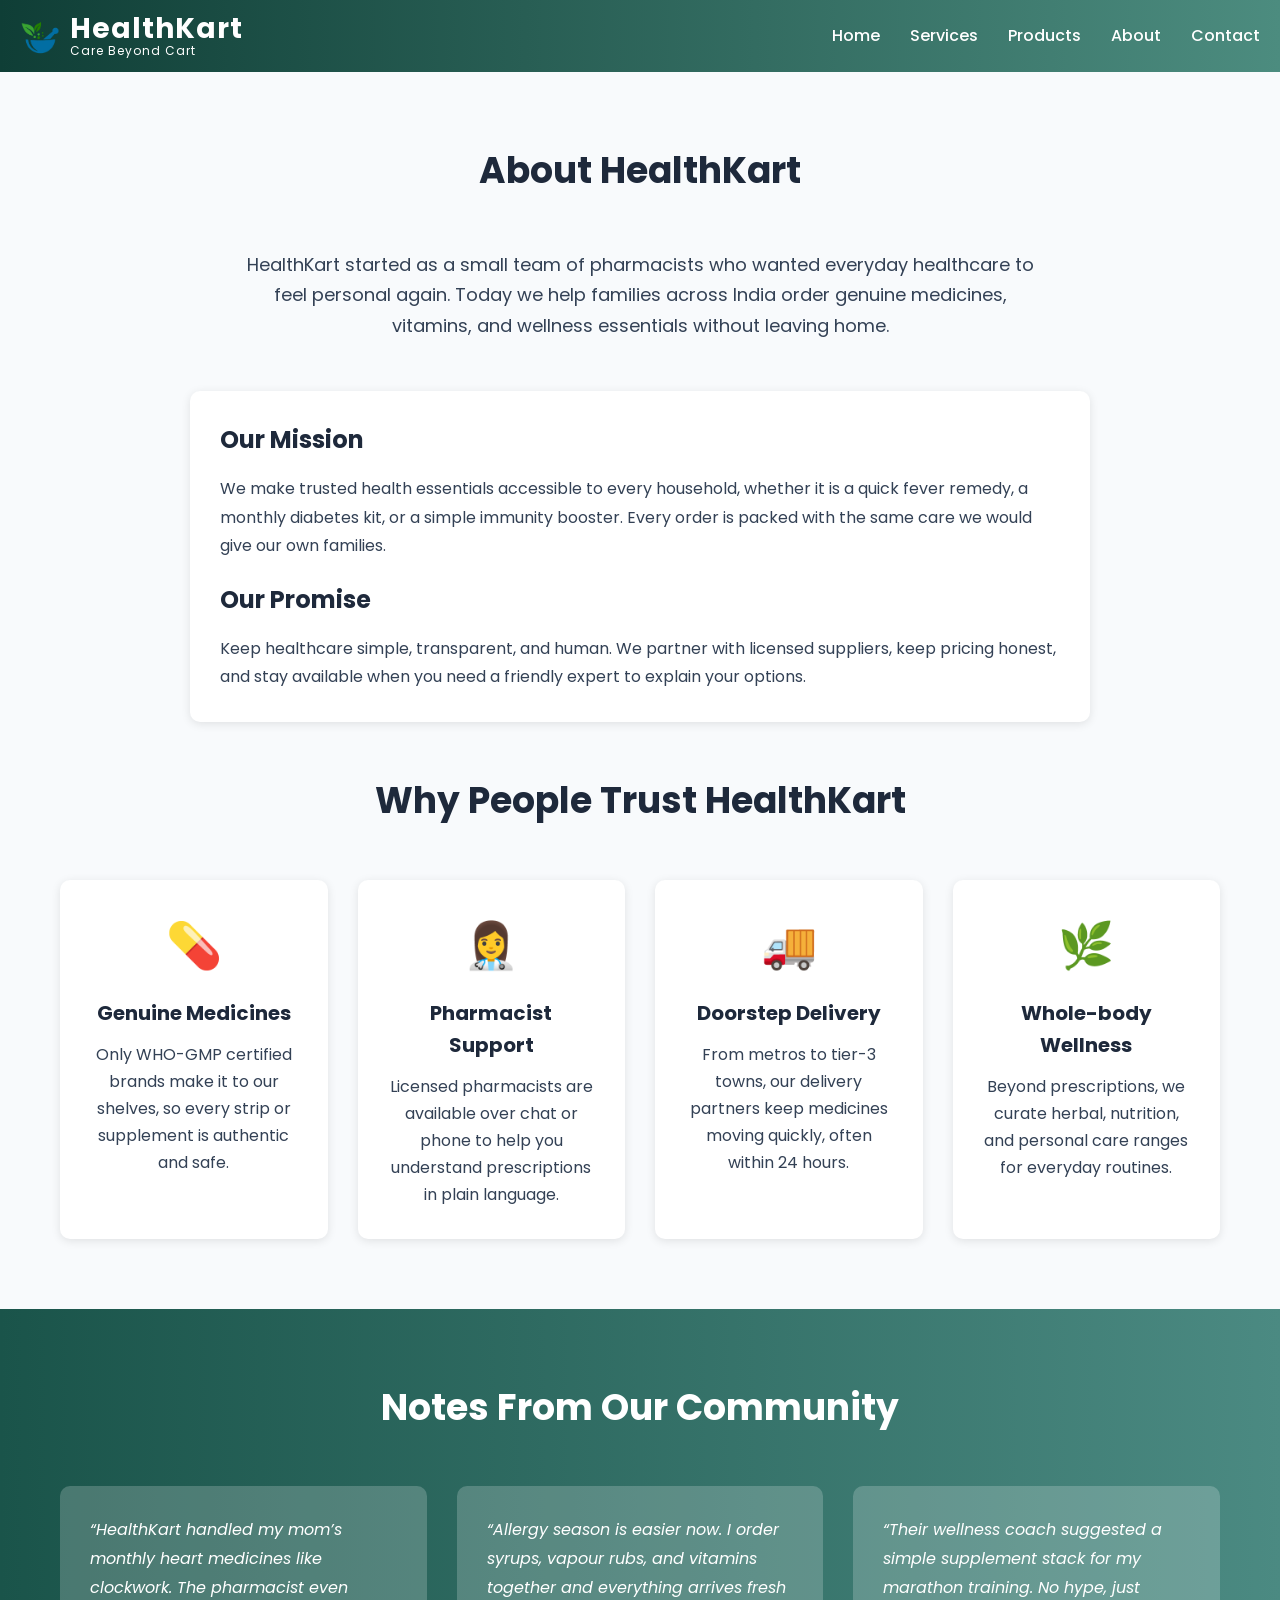
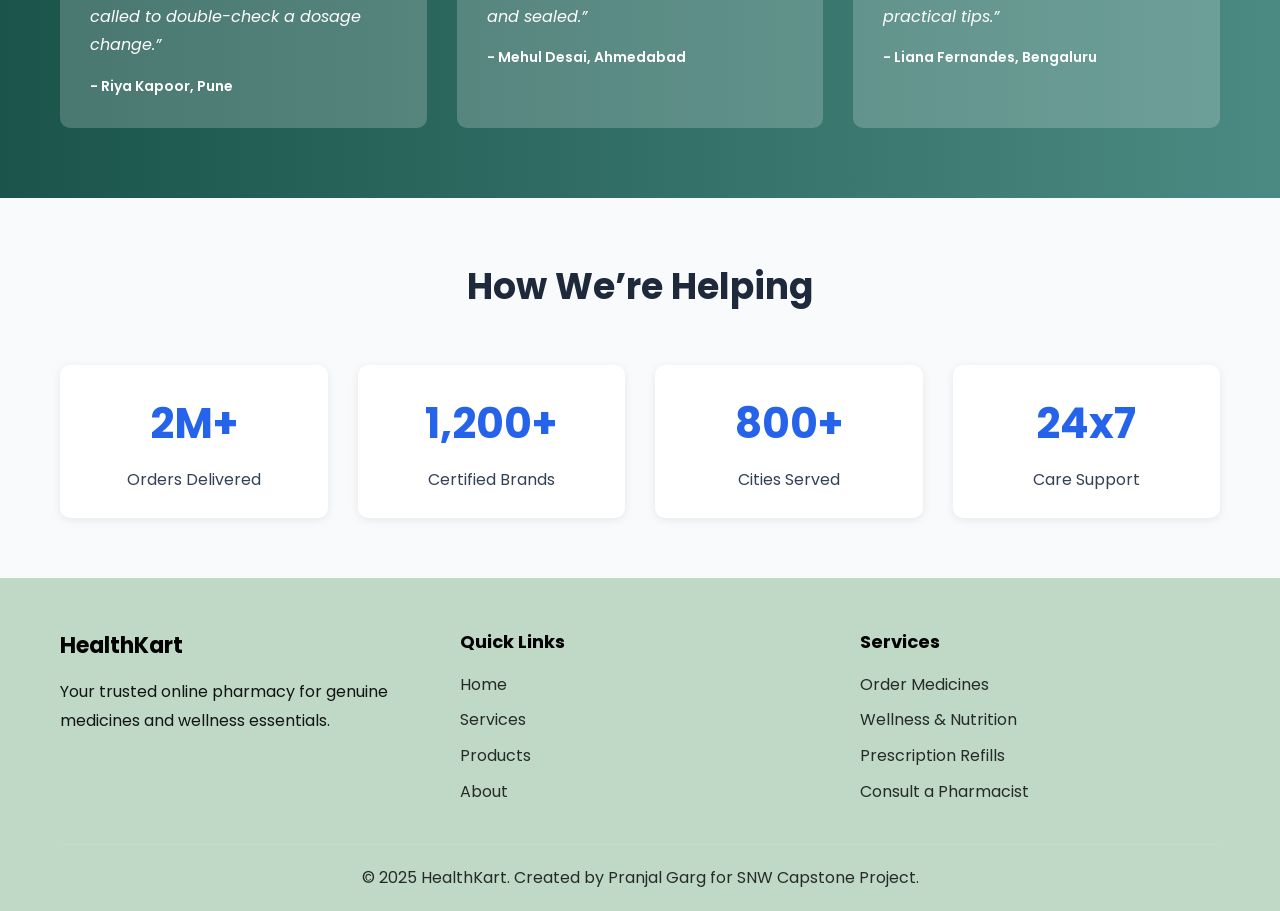
<file: about.html>
<!DOCTYPE html>
<html lang="en">
<head>
    <meta charset="UTF-8">
        <meta name="viewport" content="width=device-width, initial-scale=1.0">

    <title>About Us - HealthKart</title>

    <link rel="stylesheet" href="common.css">
  <link rel="stylesheet" href="about.css">
       <link href="https://fonts.googleapis.com/css2?family=Poppins:wght@300;400;500;600;700&display=swap" rel="stylesheet">
</head>



<body>

    <nav class="navbar">
  <div class="container">
            <div class="logo">
                  <img src="logo.png" alt="" class="logo-image">
                <div class="logo-text">
                    <div class="brand-name">HealthKart</div>
                     <div class="tagline">Care Beyond Cart</div>
                </div>
            </div>

        <ul class="nav-links">
            <li><a href="index.html">Home</a></li>
               <li><a href="services.html">Services</a></li>
              <li><a href="products.html">Products</a></li>
                  <li><a href="about.html">About</a></li>
                 <li><a href="contact.html">Contact</a></li>
        </ul>

            <button class="menu-button">
        <img src="menu-icon.png" alt="">
            </button>
  </div>
    </nav>



    <main>

        <section class="about">
            <div class="container">

                  <h1 class="section-title">About HealthKart</h1>

                <p class="intro-text">
                    HealthKart started as a small team of pharmacists who wanted everyday healthcare to feel personal again. Today we help families across India order genuine medicines, vitamins, and wellness essentials without leaving home.
                </p>


                <div class="mission-card">
                     <h2>Our Mission</h2>
                    <p>
                        We make trusted health essentials accessible to every household, whether it is a quick fever remedy, a monthly diabetes kit, or a simple immunity booster. Every order is packed with the same care we would give our own families.
                    </p>

                      <h2>Our Promise</h2>
                    <p>
                        Keep healthcare simple, transparent, and human. We partner with licensed suppliers, keep pricing honest, and stay available when you need a friendly expert to explain your options.
                    </p>
                 </div>



                <h2 class="section-title">Why People Trust HealthKart</h2>

            <div class="about-grid">
                <div class="about-card">
                        <div class="about-icon">💊</div>
                    <h3>Genuine Medicines</h3>
                        <p>Only WHO-GMP certified brands make it to our shelves, so every strip or supplement is authentic and safe.</p>
                </div>

                <div class="about-card">
                    <div class="about-icon">👩‍⚕️</div>
                        <h3>Pharmacist Support</h3>
                    <p>Licensed pharmacists are available over chat or phone to help you understand prescriptions in plain language.</p>
                </div>

                <div class="about-card">
                        <div class="about-icon">🚚</div>
                    <h3>Doorstep Delivery</h3>
                        <p>From metros to tier-3 towns, our delivery partners keep medicines moving quickly, often within 24 hours.</p>
                </div>


                    <div class="about-card">
                        <div class="about-icon">🌿</div>
                    <h3>Whole-body Wellness</h3>
                    <p>Beyond prescriptions, we curate herbal, nutrition, and personal care ranges for everyday routines.</p>
                    </div>
            </div>

            </div>
        </section>



        <section class="testimonials">
            <div class="container">

                <h2 class="section-title">Notes From Our Community</h2>

                <div class="testimonials-grid">

                        <div class="testimonial-card">
                            <p class="testimonial-text">“HealthKart handled my mom’s monthly heart medicines like clockwork. The pharmacist even called to double-check a dosage change.”</p>
                            <p class="testimonial-author">- Riya Kapoor, Pune</p>
                        </div>

                    <div class="testimonial-card">
                        <p class="testimonial-text">“Allergy season is easier now. I order syrups, vapour rubs, and vitamins together and everything arrives fresh and sealed.”</p>
                         <p class="testimonial-author">- Mehul Desai, Ahmedabad</p>
                    </div>

                    <div class="testimonial-card">
                          <p class="testimonial-text">“Their wellness coach suggested a simple supplement stack for my marathon training. No hype, just practical tips.”</p>
                        <p class="testimonial-author">- Liana Fernandes, Bengaluru</p>
                    </div>

                </div>

            </div>
        </section>


        <section class="stats">
            <div class="container">
                <h2 class="section-title">How We’re Helping</h2>

    <div class="stats-grid">
            <div class="stats-card">
                        <h3 class="stats-number">2M+</h3>
                        <p class="stats-label">Orders Delivered</p>
                    </div>

                <div class="stats-card">
                    <h3 class="stats-number">1,200+</h3>
                        <p class="stats-label">Certified Brands</p>
                </div>

                    <div class="stats-card">
                        <h3 class="stats-number">800+</h3>
                     <p class="stats-label">Cities Served</p>
                    </div>

            <div class="stats-card">
                <h3 class="stats-number">24x7</h3>
                    <p class="stats-label">Care Support</p>
            </div>
    </div>

            </div>
        </section>

    </main>




    <footer class="footer">
        <div class="container">
            <div class="footer-content">

                <div class="footer-section">
                    <h3>HealthKart</h3>
                      <p>Your trusted online pharmacy for genuine medicines and wellness essentials.</p>
                </div>

                <div class="footer-section">
                    <h4>Quick Links</h4>
                    <ul>
                        <li><a href="index.html">Home</a></li>
                        <li><a href="services.html">Services</a></li>
                        <li><a href="products.html">Products</a></li>
                        <li><a href="about.html">About</a></li>
                    </ul>
                </div>

                <div class="footer-section">
                    
                    <h4>Services</h4>
                        <ul>
                            <li><a href="products.html">Order Medicines</a></li>
                            <li><a href="products.html">Wellness & Nutrition</a></li>
                            <li><a href="services.html">Prescription Refills</a></li>
                            <li><a href="contact.html">Consult a Pharmacist</a></li>
                        </ul>
                </div>

            </div>

            <div class="footer-bottom">
                <p>&copy; 2025 HealthKart. Created by Pranjal Garg for SNW Capstone Project.</p>
            </div>
        </div>
    </footer>

</body>
</html>
</file>
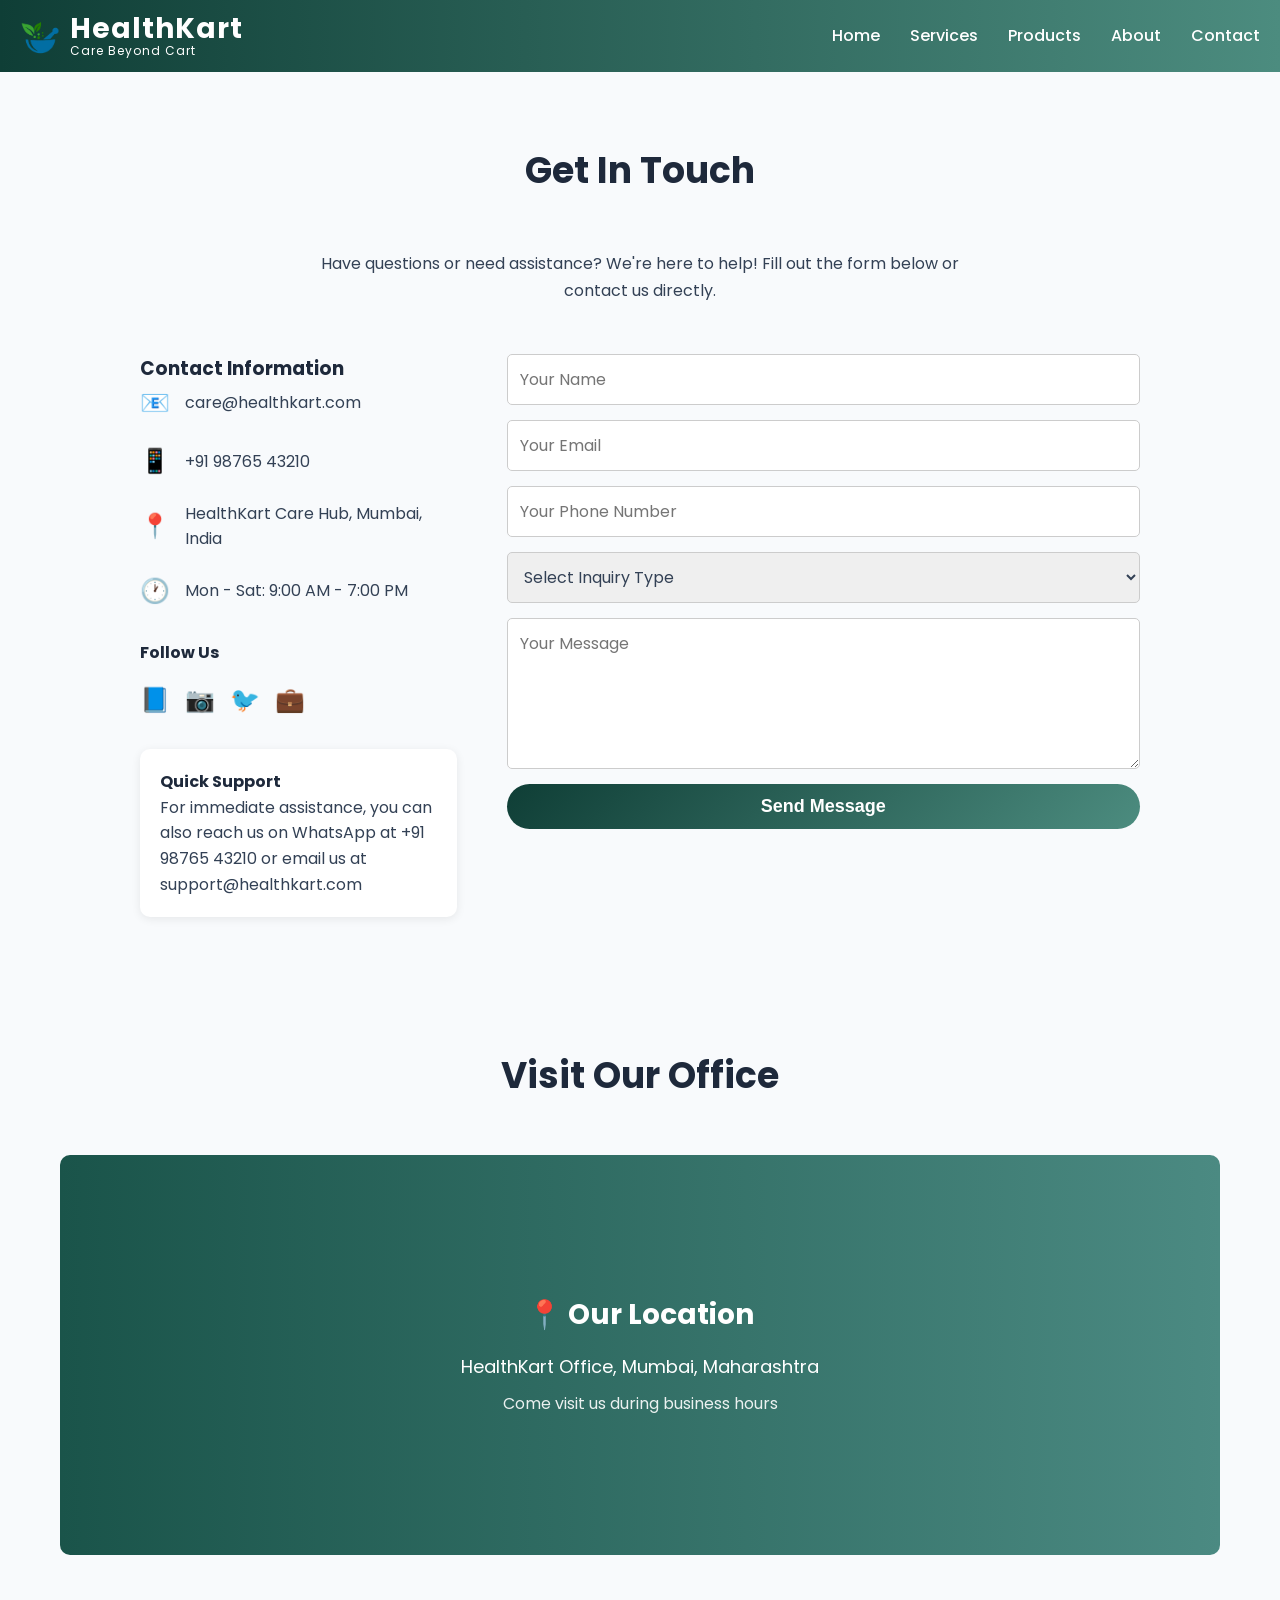
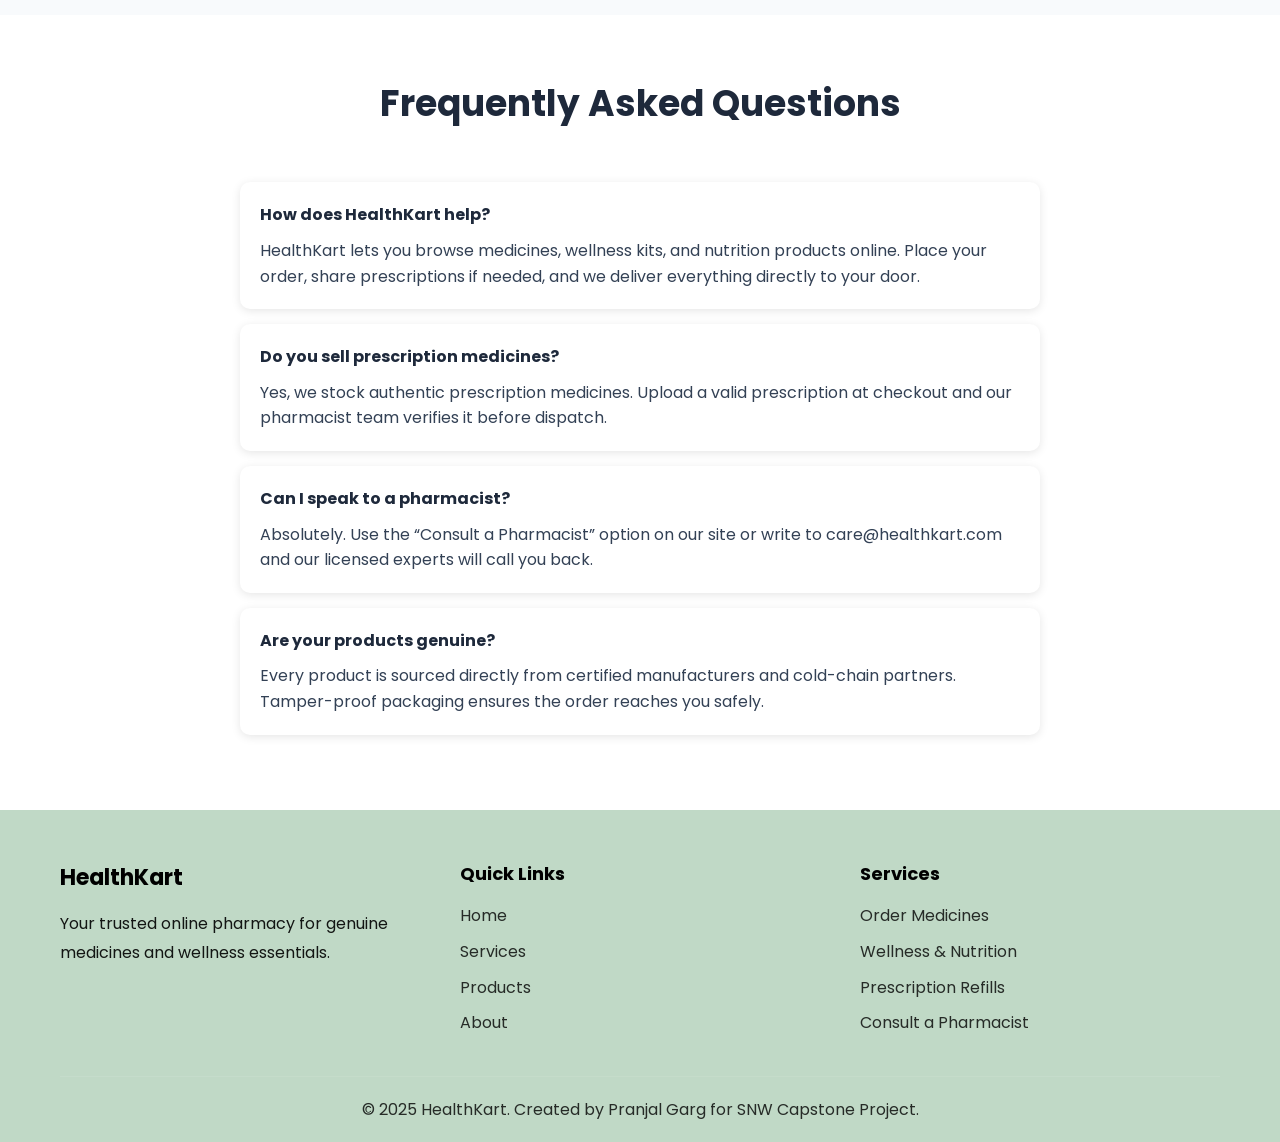
<file: contact.html>
<!DOCTYPE html>
<html lang="en">

<head>
    <meta charset="UTF-8">
      <meta name="viewport" content="width=device-width, initial-scale=1.0">

    <title>Contact Us - HealthKart</title>

    <link rel="stylesheet" href="common.css">
        <link rel="stylesheet" href="contact.css"> 

     <link href="https://fonts.googleapis.com/css2?family=Poppins:wght@300;400;500;600;700&display=swap" rel="stylesheet">
</head>


<body>
     <nav class="navbar">

        <div class="container">
            <div class="logo">

                <img src="logo.png" alt="" class="logo-image">
                <div class="logo-text">
                    <div class="brand-name">HealthKart</div>
                    
                      <div class="tagline">Care Beyond Cart</div>
                </div>
            </div>

            <ul class="nav-links">
                  <li><a href="index.html">Home</a></li>
                 <li><a href="services.html">Services</a></li>

               <li><a href="products.html">Products</a></li>
                  <li><a href="about.html">About</a></li>
                  
                    <li><a href="contact.html">Contact</a></li>
            </ul>

            <button class="menu-button">
                <img src="menu-icon.png" alt="">
            </button>

        </div>
    </nav>




    <main>

        <section class="contact">
            <div class="container">

                <h1 class="section-title">Get In Touch</h1>

                <p class="intro-text">
                    Have questions or need assistance? We're here to help! Fill out the form below or contact us directly.
                </p>


                <div class="contact-content">

                    <div class="contact-info">
                        <h3>Contact Information</h3>

                        <div class="info-item">
                            <span class="icon">📧</span>
                            <span>care@healthkart.com</span>
                        </div>

                        <div class="info-item">
                            <span class="icon">📱</span>
                            <span>+91 98765 43210</span>
                        </div>

                        <div class="info-item">
                            <span class="icon">📍</span>
                            <span>HealthKart Care Hub, Mumbai, India</span>
                        </div>

                        <div class="info-item">
                            <span class="icon">🕐</span>
                            <span>Mon - Sat: 9:00 AM - 7:00 PM</span>
                        </div>


                        <div class="social-block">
                            <h4>Follow Us</h4>

                            <div class="social-links">
                                <span>📘</span>
                                 <span>📷</span>
                                 <span>🐦</span>
                                   <span>💼</span>
                            </div>
                        </div>

                        <div class="quick-support">
                              <h4>Quick Support</h4>
                            <p>
                                For immediate assistance, you can also reach us on WhatsApp at +91 98765 43210 or email us at support@healthkart.com
                            </p>
                        </div>

                    </div>


                    <form class="contact-form">
                        <input type="text" placeholder="Your Name" required>

                          <input type="email" placeholder="Your Email" required>

                             <input type="tel" placeholder="Your Phone Number">

                        <select>
                            <option>Select Inquiry Type</option>
                              <option>Order Medicines</option>
                            <option>Prescription Refill Help</option>
                             <option>Wellness & Nutrition Advice</option>
                                <option>Consult a Pharmacist</option>
                                <option>Order Status / Support</option>
                        </select>

                        <textarea placeholder="Your Message" rows="5" required></textarea>

                        <button type="submit" class="btn-primary" style="background: linear-gradient(135deg, #0F3E36 0%, #4C8C7F 100%);">Send Message</button>
                    </form>

                </div>

            </div>
        </section>



        <section class="map-section">
            <div class="container">

                <h2 class="section-title">Visit Our Office</h2>

                <div class="map-placeholder">
                    <div>
                        <h3>📍 Our Location</h3>
                        <p>HealthKart Office, Mumbai, Maharashtra</p>

                        <p class="note">Come visit us during business hours</p>
                    </div>
                </div>

            </div>
        </section>



        <section class="faq-section">
            <div class="container">

                <h2 class="section-title">Frequently Asked Questions</h2>

                <div class="faq-list">

                    <div class="faq-card">
                        <h4>How does HealthKart help?</h4>
                        <p>HealthKart lets you browse medicines, wellness kits, and nutrition products online. Place your order, share prescriptions if needed, and we deliver everything directly to your door.</p>
                    </div>

                     <div class="faq-card">
                        <h4>Do you sell prescription medicines?</h4>
                        <p>Yes, we stock authentic prescription medicines. Upload a valid prescription at checkout and our pharmacist team verifies it before dispatch.</p>
                    </div>


                    <div class="faq-card">
                        <h4>Can I speak to a pharmacist?</h4>
                        <p>Absolutely. Use the “Consult a Pharmacist” option on our site or write to care@healthkart.com and our licensed experts will call you back.</p>
                    </div>

                    <div class="faq-card">
                        <h4>Are your products genuine?</h4>
                        <p>Every product is sourced directly from certified manufacturers and cold-chain partners. Tamper-proof packaging ensures the order reaches you safely.</p>
                    </div>

                </div>

            </div>
        </section>

    </main>




    <footer class="footer">
        <div class="container">

          <div class="footer-content">
              <div class="footer-section">
                    <h3>HealthKart</h3>
                        <p>Your trusted online pharmacy for genuine medicines and wellness essentials.</p>
                </div>


                <div class="footer-section">
                    <h4>Quick Links</h4>
                    <ul>
                        <li><a href="index.html">Home</a></li>
                          <li><a href="services.html">Services</a></li>
                      <li><a href="products.html">Products</a></li>
                         <li><a href="about.html">About</a></li>
                    </ul>
                </div>


                <div class="footer-section">
                    <h4>Services</h4>
                    <ul>
                        <li><a href="products.html">Order Medicines</a></li>
                         <li><a href="products.html">Wellness & Nutrition</a></li>
                       <li><a href="services.html">Prescription Refills</a></li>
                           <li><a href="contact.html">Consult a Pharmacist</a></li>
                    </ul>
                </div>

            </div>

            <div class="footer-bottom">
                <p>&copy; 2025 HealthKart. Created by Pranjal Garg for SNW Capstone Project.</p>
            </div>

            </div>
    </footer>

</body>

</html>
</file>
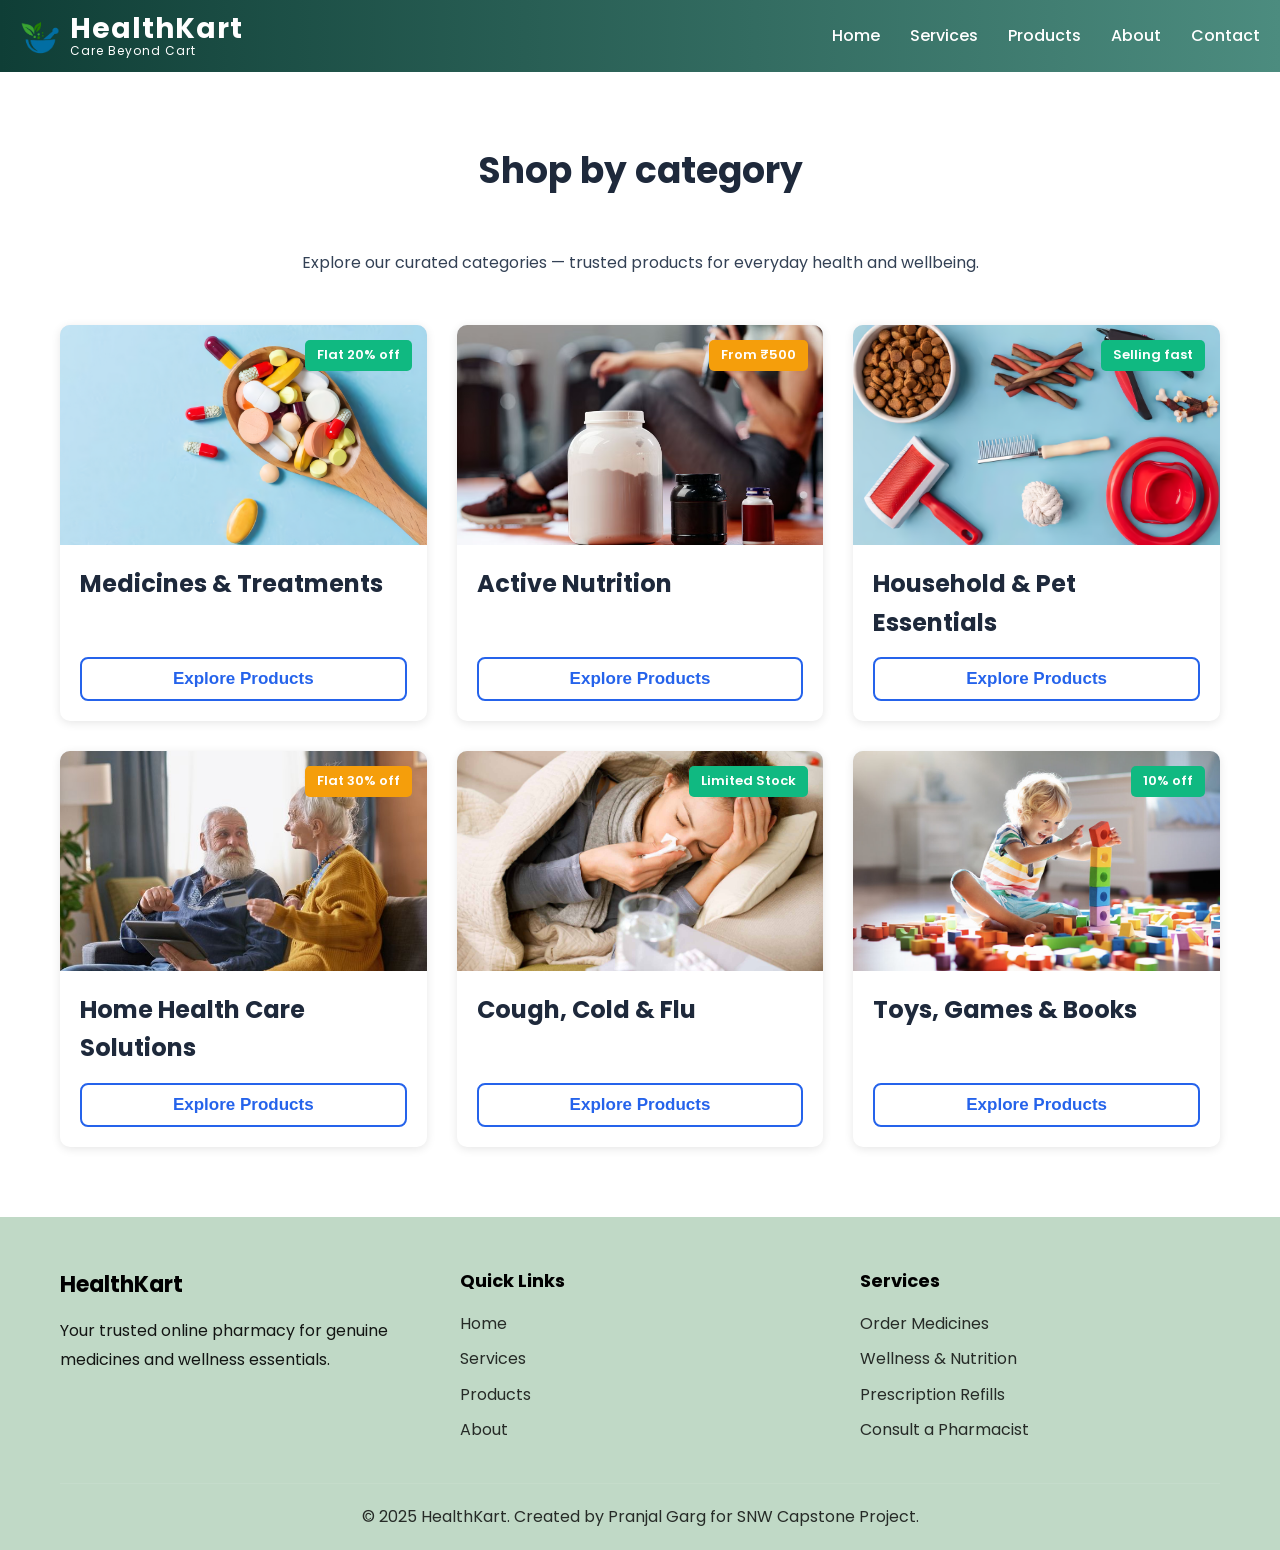
<file: products.html>
<!DOCTYPE html>
<html lang="en">
<head>
    <meta charset="UTF-8">
        <meta name="viewport" content="width=device-width, initial-scale=1.0">

    <title>Products - HealthKart</title>

        <link rel="stylesheet" href="common.css">
  <link   rel="stylesheet"  href="products.css">
<link href="https://fonts.googleapis.com/css2?family=Poppins:wght@300;400;500;600;700&display=swap"   rel="stylesheet">
</head>



<body>

    <nav class="navbar">
        <div class="container">

            <div class="logo">
                <img src="logo.png" alt="" class="logo-image">

                <div class="logo-text">
                       <div class="brand-name">HealthKart</div>
                 <div class="tagline">Care Beyond Cart</div>
                </div>
            </div>


            <ul class="nav-links">
                <li><a href="index.html">Home</a></li>
                     <li><a href="services.html">Services</a></li>

                      <li><a href="products.html">Products</a></li>
                        <li><a href="about.html">About</a></li>

                <li><a href="contact.html">Contact</a></li>
            </ul>

            <button class="menu-button">
                 <img src="menu-icon.png"   alt="">
            </button>

        </div>
    </nav>



    <main>

        <section class="properties">
                <div class="container">

          <h1 class="section-title">Shop by category</h1>

            <p class="intro-text">
                Explore our curated categories — trusted products for everyday health and wellbeing.
            </p>


            <div class="properties-grid">


                <div class="property-card">
                        <div class="property-image image-1">
                     <span class="badge">Flat 20% off</span>
                        </div>

                    <div class="property-details">
                            <h3>Medicines & Treatments</h3>
                        <button class="btn-outline">Explore Products</button>
                    </div>
                </div>



                <div class="property-card">
                    <div    class="property-image   image-2">
                                <span class="badge rent">From ₹500</span>
                    </div>

                        <div class="property-details">
                            <h3>Active Nutrition</h3>
                              <button class="btn-outline">Explore Products</button>
                        </div>
                </div>


                <div class="property-card">
                        <div class="property-image image-3">
                                <span class="badge">Selling fast</span>
                        </div>
                    <div class="property-details">
                           <h3>Household & Pet Essentials</h3>
                        <button class="btn-outline">Explore Products</button>
                    </div>
                </div>


                <div class="property-card">
                    <div class="property-image image-4">
                                <span class="badge rent">Flat 30% off</span>
                    </div>
                        <div class="property-details">
                            <h3>Home Health Care Solutions</h3>
                            <button class="btn-outline">Explore Products</button>
                        </div>
                </div>



                <div class="property-card">
                    <div class="property-image image-5">
                                <span class="badge">Limited Stock</span>
                    </div>
                            <div class="property-details">
                                <h3>Cough, Cold & Flu</h3>
                        <button class="btn-outline">Explore Products</button>
                            </div>
                </div>


                <div class="property-card">
                  <div class="property-image image-6">
                      <span class="badge">10% off</span>
                  </div>

                        <div class="property-details">
                                <h3>Toys, Games & Books</h3>
                            <button class="btn-outline">Explore Products</button>
                        </div>
                </div>


            </div>

        </div>
        </section>

    </main>



    <footer class="footer">
        <div class="container">


            <div class="footer-content">

                <div class="footer-section">
                        <h3>HealthKart</h3>
                    <p>Your trusted online pharmacy for genuine medicines and wellness essentials.</p>
                </div>


                <div class="footer-section">
                    <h4>Quick Links</h4>
                        <ul>
                       <li><a href="index.html">Home</a></li>
                       <li><a href="services.html">Services</a></li>
                       <li><a href="products.html">Products</a></li>
                       <li><a href="about.html">About</a></li>
                        </ul>
                </div>


                <div class="footer-section">
                   <h4>Services</h4>
                        <ul>
                             <li><a href="products.html">Order Medicines</a></li>
                           <li><a href="products.html">Wellness & Nutrition</a></li>
                    <li><a href="services.html">Prescription Refills</a></li>
                             <li><a href="contact.html">Consult a Pharmacist</a></li>
                        </ul>
                </div>

            </div>


            <div class="footer-bottom">
                <p>&copy; 2025 HealthKart. Created by Pranjal Garg for SNW Capstone Project.</p>
            </div>

        </div>
    </footer>

</body>
</html>
</file>
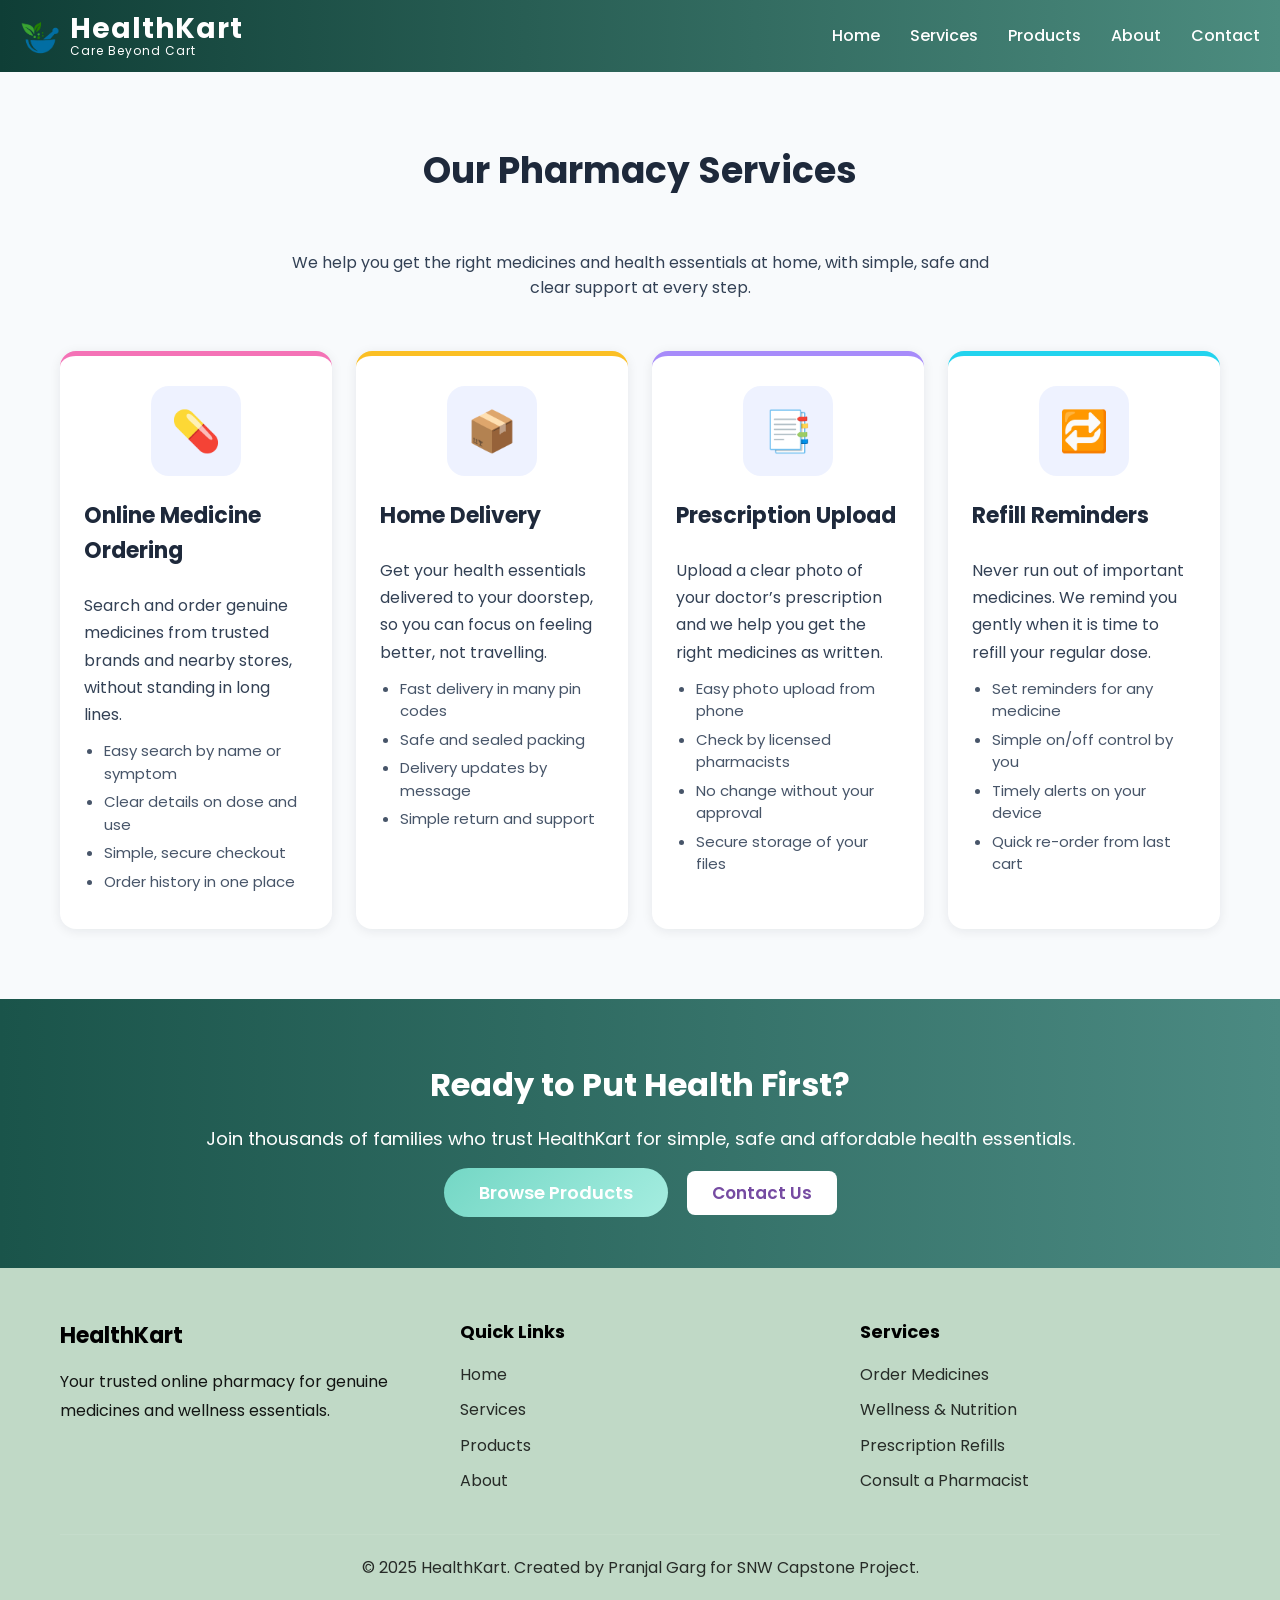
<file: services.html>
<!DOCTYPE html>
<html lang="en">

<head>
    <meta charset="UTF-8">
    <meta name="viewport" content="width=device-width, initial-scale=1.0">
    <title>Services - HealthKart</title>

    <link rel="stylesheet" href="common.css">
     <link rel="stylesheet" href="services.css">
      <link href="https://fonts.googleapis.com/css2?family=Poppins:wght@300;400;500;600;700&display=swap" rel="stylesheet">
</head>

<body class="services-page">
    <nav class="navbar">

        <div class="container">
            <div class="logo">

                <img src="logo.png" alt="HealthKart Logo" class="logo-image">

                <div class="logo-text">
                    <div class="brand-name">HealthKart</div>
                    <div class="tagline">Care Beyond Cart</div>
                </div>

            </div>

            <ul class="nav-links">
               <li><a href="index.html">Home</a></li>
                 <li><a href="services.html">Services</a></li>
                <li><a href="products.html">Products</a></li>
                  <li><a href="about.html">About</a></li>
                 <li><a href="contact.html">Contact</a></li>
            </ul>
            <button class="menu-button">
               
                <img src="menu-icon.png" alt="Menu">
            </button>
        </div>

    </nav>

    <main>


        <section class="services">

            <div class="container">
                <h1 class="section-title">Our Pharmacy Services</h1>

                <p style="text-align: center; max-width: 700px; margin: 0 auto 50px; color: #334155;">We help you get the right medicines and health essentials at home, with simple, safe and clear support at every step.</p>
                
                <div class="services-grid">
                   <div class="service-card">
                       <div class="service-icon">💊</div>

                        <h3>Online Medicine Ordering</h3>
                        <p>Search and order genuine medicines from trusted brands and nearby stores, without standing in long lines.</p>
                        <ul>
                            <li>Easy search by name or symptom</li>
                              <li>Clear details on dose and use</li>
                                <li>Simple, secure checkout</li>
                               <li>Order history in one place</li>
                        </ul>
                    </div>

                    <div class="service-card">
                        <div class="service-icon">📦</div>

                        <h3>Home Delivery</h3>

                        <p>Get your health essentials delivered to your doorstep, so you can focus on feeling better, not travelling.</p>
                        <ul>
                          <li>Fast delivery in many pin codes</li>
                            <li>Safe and sealed packing</li>
                              <li>Delivery updates by message</li>
                            <li>Simple return and support</li>
                        </ul>
                    </div>

                    <div class="service-card">
                        <div class="service-icon">📑</div>
                        <h3>Prescription Upload</h3>

                        <p>Upload a clear photo of your doctor’s prescription and we help you get the right medicines as written.</p>
                        <ul>
                            <li>Easy photo upload from phone</li>
                            <li>Check by licensed pharmacists</li>
                            <li>No change without your approval</li>
                            <li>Secure storage of your files</li>
                        </ul>
                    </div>

                    <div class="service-card">
                        <div class="service-icon">🔁</div>
                        <h3>Refill Reminders</h3>

                        <p>Never run out of important medicines. We remind you gently when it is time to refill your regular dose.</p>
                        <ul>
                            <li>Set reminders for any medicine</li>
                            <li>Simple on/off control by you</li>
                            <li>Timely alerts on your device</li>
                            <li>Quick re-order from last cart</li>
                        </ul>
                    </div>

                </div>

                  </div>
      </section>

        <section style="padding: 60px 0; background: linear-gradient(to right, #1A544A, #4B8A82); text-align: center; color: white;">
            <div class="container">
                <h2 style="font-size: 32px; margin-bottom: 15px;">Ready to Put Health First?</h2>

                  <p style="font-size: 18px; margin-bottom: 25px;">Join thousands of families who trust HealthKart for simple, safe and affordable health essentials.</p>
                <a href="products.html" class="btn-primary">Browse Products</a>
               <a href="contact.html" class="btn-outline" style="background: white; color: #764ba2; border: none; margin-left: 15px;">Contact Us</a>
            </div>

               </section>
    </main>

    <footer class="footer">

          <div class="container">
               <div class="footer-content">

                <div class="footer-section">
                    <h3>HealthKart</h3>

                    <p>Your trusted online pharmacy for genuine medicines and wellness essentials.</p>
                </div>
                <div class="footer-section">
                    <h4>Quick Links</h4>

                    <ul>
                        <li><a href="index.html">Home</a></li>
                        <li><a href="services.html">Services</a></li>
                        <li><a href="products.html">Products</a></li>
                        <li><a href="about.html">About</a></li>
                    </ul>
                </div>

                <div class="footer-section">
                    <h4>Services</h4>
                    <ul>
                        <li><a href="products.html">Order Medicines</a></li>
                        <li><a href="products.html">Wellness & Nutrition</a></li>
                        <li><a href="services.html">Prescription Refills</a></li>
                        <li><a href="contact.html">Consult a Pharmacist</a></li>
               </ul>
                  </div>
            </div>
            <div class="footer-bottom">
                <p>&copy; 2025 HealthKart. Created by Pranjal Garg for SNW Capstone Project.</p>
         
            </div>
        </div>

    </footer>

</body>

</html>
</file>
<file: common.css>
* {
    margin: 0;
    padding: 0;
    box-sizing: border-box;
}

body {
    font-family: 'Poppins', sans-serif;
    
    line-height: 1.6;    color: #334155;
   background-color: #ffffff;
}

body.dark-mode {
    background-color: #0f172a;
    color: #e2e8f0;
}

.container {
    max-width: 1200px;
     margin: 0 auto;
    padding: 0 20px;
}

/* Navigation */
.navbar {
background: linear-gradient(to right, #0F3E36, #4C8C7F);    padding: 15px 0;
}

body.dark-mode .navbar {
    background: linear-gradient(to right, #0b1f1b, #23423b);
}
.navbar .container {
    display: flex;
    justify-content: space-between; align-items: center;
    max-width: 100%; padding: 0 20px;
}

.logo {
    font-size: 28px;
    font-weight: 700; color: white; letter-spacing: 1px;
    display: flex; align-items: center;
    gap: 10px;
}

.logo-image {
    height: 40px; width: auto;
}
.logo-text {
    display: flex;
     flex-direction: column; gap: 2px;
}

.brand-name {
    font-size: 28px; font-weight: 700;
    line-height: 1;
}
.tagline {
    font-size: 12px;
    font-weight: 400;
    line-height: 1;
}

.nav-links {
    display: flex;
      list-style: none; gap: 30px;
    align-items: center;
}

.nav-links a {
    color: white;
    text-decoration: none; font-weight: 500;
     font-size: 16px;
}

body.dark-mode .nav-links a {
    color: #e2e8f0;
}

.nav-links a:hover {
    color: #0ea5e9;
}

.menu-button {
    display: none;  background: none;
    border: none;
      cursor: pointer;padding: 5px;
}

.menu-button img {
    width: 45px;
    height: 45px;
    display: block;
}

section {
    padding: 70px 0;
}

.section-title {
    text-align: center;
    font-size: 36px;  font-weight: 700;

    color: #1e293b;
    margin-bottom: 50px;
}

.theme-toggle {
    position: fixed;
    top: 80px;
    right: 20px;
    z-index: 1000;
}

#themeToggle {
    padding: 10px 18px;
    font-size: 14px;
    border-radius: 20px;
    border: none;
    cursor: pointer;
    box-shadow: 0 4px 10px rgba(0, 0, 0, 0.15);
}

.services {
    background: #f8fafc;
}

body.dark-mode .services {
    background: #111827;
}

.services-grid {
    display: grid;
    grid-template-columns: repeat(auto-fit, minmax(250px, 1fr));
    gap: 30px;
}

.service-card {
    background: white;
    padding: 10px 10px; border-radius: 10px;

    text-align: center;  box-shadow: 0 2px 10px rgba(0, 0, 0, 0.1);
    transition: all 0.3s ease;
}

body.dark-mode .service-card {
    background: #1f2937;
    color: #e2e8f0;
    box-shadow: 0 2px 12px rgba(0, 0, 0, 0.4);
}

body.dark-mode .service-card h3 {
    color: #f8fafc;
}

body.dark-mode .service-card p {
    color: #cbd5e1;
}

.service-card.is-hidden {
    visibility: hidden;
    opacity: 0;
    pointer-events: none;
}

.service-card:hover {
    box-shadow: 0 4px 15px rgba(0, 0, 0, 0.2);
}

.service-icon {
    width: 100%; max-width: none;
    height: auto;

    border-radius: 13px; margin: 0 auto 15px;
    display: block;
}

.service-card h3 {
    font-size: 22px;   color: #1e293b;
    margin-bottom: 12px;
}

.service-card p {
    color: #334155;
    line-height: 1.7;
}

/* Buttons */

.service-card .medicine-list {
    display: none;
    text-align: left;
    margin-top: 10px;
    padding-left: 18px;
    opacity: 0;
    transition: opacity 0.2s ease;
}

.service-card.show-list .medicine-list {
    display: block;
    opacity: 1;
}

.service-card.show-list .service-icon,
.service-card.show-list p {
    display: none;
}
.btn-primary {
    background: linear-gradient(135deg, #74D7C5 0%, #A5EDE0 100%);
    color: white;  border: none;
    padding: 12px 35px;

    border-radius: 30px;  font-weight: 600;
    cursor: pointer;
    font-size: 18px;  text-decoration: none;

    
}
.btn-outline {
    background: transparent;
    border: 2px solid #2563eb;
    color: #2563eb; padding: 10px 25px;  border-radius: 8px; font-weight: 600;

    cursor: pointer;
    width: 100%;  font-size: 17px;
    text-decoration: none;

}

.btn-primary:hover {
    background: linear-gradient(135deg, #B4F0E5 0%, #8FE3D1 100%);
}
.btn-outline:hover {
    background: #2563eb;
    color: black;
}

/* Footer */
.footer {
    background: #C0D9C6;
    color: black;
    padding: 50px 0 20px;
}

body.dark-mode .footer {
    background: #0b1220;
    color: #e2e8f0;
}

body.dark-mode .footer-section ul li a {
    color: #e2e8f0;
}

body.dark-mode .footer-bottom {
    border-top-color: rgba(255, 255, 255, 0.2);
}

.footer-content {
    display: grid;
    grid-template-columns: repeat(auto-fit, minmax(250px, 1fr));
    gap: 40px;
    margin-bottom: 30px;
}
.footer-section h3 {
    font-size: 22px; margin-bottom: 15px;
}

.footer-section h4 {
    font-size: 18px;
    margin-bottom: 15px;
}

.footer-section p {
      line-height: 1.8;   opacity: 0.9;
}
.footer-section ul {
    list-style: none;
}

.footer-section ul li {
    margin-bottom: 10px;
}

.footer-section ul li a {
    color: black;
    text-decoration: none;  opacity: 0.8;
    transition: opacity 0.3s;
}

.footer-section ul li a:hover {
    opacity: 1;
}

.footer-bottom {
    text-align:center;
    padding-top: 20px;

    border-top: 1px solid rgba(255, 255, 255, 0.1);
    opacity: 0.8;
}

/* Mobile Navigation */
@media (max-width: 768px) {
    .nav-links {
        display: none;
    }

    .menu-button {
        display: block;
    }
}
</file>
<file: about.css>
.about {
    background: #f8fafc;
    padding: 70px 0;
}

.about .intro-text {
    text-align: center;  max-width: 800px;
    margin: 0 auto 50px;  color: #334155;
    font-size: 18px;

    line-height: 1.7;
}

.mission-card {
    max-width: 900px;
    margin: 0 auto 50px;

    padding: 30px;   background: white;
    border-radius: 10px;  box-shadow: 0 2px 10px rgba(0, 0, 0, 0.1);
}
.mission-card h2 {
    color: #1e293b;
    margin-bottom: 15px;   font-size: 24px;
}

.mission-card p {
    color: #334155; line-height: 1.8;
    margin-bottom: 20px;
}
.mission-card p:last-of-type {
    margin-bottom: 0;
}

.about-grid {
    display: grid;
    grid-template-columns: repeat(auto-fit, minmax(250px, 1fr));
    gap: 30px;
}

.about-card {
    background: white;
    padding: 30px; border-radius: 10px;  text-align: center;

    box-shadow: 0 2px 10px rgba(0, 0, 0, 0.1);
}
.about-icon {
    font-size: 45px;
    color: #2563eb;
    margin-bottom: 15px;
}

.about-card h3 {
    font-size: 20px;
    color: #1e293b;   margin-bottom: 12px;
}
.about-card p {
    color: #334155;
    line-height: 1.7;
}

.testimonials {
    background: linear-gradient(to right, #1A544A, #4B8A82);
    color: white;
    padding: 70px 0;
}

.testimonials .section-title {
    color: white;
}

.testimonials-grid {
    display: grid;
    grid-template-columns: repeat(auto-fit, minmax(300px, 1fr));
    gap: 30px;
}
.testimonial-card {
    background: rgba(255, 255, 255, 0.2);
    padding: 30px;
    border-radius: 10px;
}

.testimonial-text {
    font-size: 16px;  line-height: 1.8;    margin-bottom: 15px;
   font-style: italic;
}

.testimonial-author {
    font-weight: 600;
    font-size: 14px;
}



.stats {
    padding: 60px 0;
    background: #f8fafc;
}
.stats-grid {
    display: grid;
    grid-template-columns: repeat(auto-fit, minmax(200px, 1fr));
    gap: 30px;
    text-align: center;
}

.stats-card {
    background: white;    padding: 25px;
    border-radius: 10px;
    box-shadow: 0 2px 10px rgba(0, 0, 0, 0.08);
}

.stats-number {
    font-size: 42px;
    color: #2563eb;
    margin-bottom: 10px; font-weight: 700;
}

.stats-label {
    color: #334155;
    font-size: 16px;
}

@media (max-width: 768px) {
    .mission-card {
        padding: 25px;
    }

    .about-card {
        padding: 25px;
    }

    .testimonials {
        padding: 60px 0;
    }
}
</file>
<file: contact.css>
.contact {
    background: #f8fafc;
    padding: 70px 0;
}

.contact .intro-text {
    text-align: center;
    max-width: 700px;

    margin: 0 auto 50px;  color: #334155;
    line-height: 1.7;
}


.contact-content {
    display: grid;   grid-template-columns: 1fr 2fr; gap: 50px;

    max-width: 1000px;
    margin: 0 auto;
}

.contact-info h3, .contact-info h4 {
    color: #1e293b;
}



.social-block {
    margin-top: 30px;
}

.social-block h4 {
    margin-bottom: 15px;
}

.info-item {
    display: flex;  align-items: center;
    gap: 15px;
     
    margin-bottom: 20px; font-size: 16px;
    color: #334155;
}

.info-item .icon {
    font-size: 24px;
}


.social-links {
    display: flex;
    gap: 15px;
    font-size: 24px;
}

.quick-support {
    margin-top: 30px;  padding: 20px;

    background: white;
    border-radius: 10px;   box-shadow: 0 2px 10px rgba(0, 0, 0, 0.08);
}

.contact-form {
    display: flex;
    flex-direction: column;
    gap: 15px;
}


.contact-form input, .contact-form textarea,
.contact-form select {
    padding: 12px;
    border: 1px solid #ccc; border-radius: 5px;
    font-size: 16px;

    font-family: 'Poppins', sans-serif;
    color: #334155;
}

.contact-form input:focus,
.contact-form textarea:focus,  .contact-form select:focus {
    outline: none;
    border-color: #2563eb;
}

.contact-form textarea {
    resize: vertical;
}



/* Map section */
.map-section {
    padding: 60px 0;
    background: #f8fafc;
}

.map-placeholder {
    background: linear-gradient(to right, #1A544A, #4B8A82);
    height: 400px;
    border-radius: 10px;  display: flex;

    align-items: center;
    justify-content: center; color: white;
     
    text-align: center;
}

.map-placeholder h3 {
    font-size: 28px;
    margin-bottom: 15px;
}
.map-placeholder p {
    font-size: 18px;
}

.map-placeholder .note {
    font-size: 16px;  margin-top: 10px;
    opacity: 0.9;
}

.faq-section {
    padding: 60px 0;
}

.faq-list {
    max-width: 800px;
    margin: 0 auto;
}

.faq-card {
    background: white;
    padding: 20px;
    margin-bottom: 15px;  border-radius: 10px;

     box-shadow: 0 2px 10px rgba(0, 0, 0, 0.1);
}

.faq-card h4 {
    color: #1e293b;
    margin-bottom: 10px;
}

.faq-card p {
    color: #334155;
    line-height: 1.6;
}

@media (max-width: 900px) {
    .contact-content {
        grid-template-columns: 1fr;
    }
    .map-placeholder {
        height: 320px;
        padding: 40px 20px;
    }
}
</file>
<file: products.css>
.properties {

    padding: 70px 0;
}

.properties .intro-text {
    text-align: center; max-width: 700px;
    margin: 0 auto 50px;

    color: #334155;
}
.properties-grid {
    display: grid;
    grid-template-columns: repeat(auto-fit, minmax(320px, 1fr));
    gap: 30px;
}


.property-card {
      background: white;
    border-radius: 10px;overflow: hidden;

    box-shadow: 0 2px 10px rgba(0, 0, 0, 0.1);

      transition: box-shadow 0.3s ease; display: flex;
    flex-direction: column;
}

.property-card:hover {
    box-shadow: 0 4px 20px rgba(0, 0, 0, 0.2);
}

.property-image {
    height: 220px;  background: #e2e8f0;
    position: relative;

    background-size: cover;
    background-position: center;  background-repeat: no-repeat;
}
.property-image.image-1 {
    background-image: url('illus1.png');
}
.property-image.image-2 {
    background-image: url('illus2.avif');
}


.property-image.image-3 {
    background-image: url('illus3.png');
}

.property-image.image-4 {
    background-image: url('illus4.jpg');
}
.property-image.image-5 {
    background-image: url('illus5.png');
}


.property-image.image-6 {
    background-image: url('illus6.png');
}

.badge {
    position: absolute;
    top: 15px;

    right: 15px; background: #10b981;
    color: white;

    padding: 5px 12px;
    border-radius: 5px; font-size: 13px;

    font-weight: 600;
}

.badge.rent {
    background: #f59e0b;
}

.property-details {
    padding: 20px;
    display: flex;
    flex-direction: column;
    flex: 1;
}

.property-details h3 {
    font-size: 24px;
    color: #1e293b;
    margin-bottom: 15px;
}
.property-details .btn-outline {
    margin-top: auto;
}

.location {
    color: #334155;
    font-size: 14px;
    margin-bottom: 10px;
}

.price {
    font-size: 24px; font-weight: 700;
    color: #2563eb;

    margin: 15px 0;
}


.property-features {
    display: flex;
     
    gap: 15px;
    margin: 15px 0 20px; font-size: 14px;
    color: #334155;
}

@media (max-width: 600px) {
    .property-features {
        flex-direction: column;
        gap: 8px;
    }
}
</file>
<file: services.css>
.services-page .services-grid {
    gap: 24px;
}

.services-page .service-card {
     padding: 30px 24px;
    text-align: left;   display: flex;
     
    flex-direction: column;
     gap: 12px;
    border-radius: 16px;
     
    background: #ffffff;   border-top: 5px solid transparent;
      box-shadow: 0 2px 12px rgba(15, 23, 42, 0.08);
}

.services-page .service-icon {
    width: 90px;
    height: 90px;  margin: 0 auto 10px;
    border-radius: 18px;

    background: #eef2ff;   display: flex;
    align-items: center;   justify-content: center;
    font-size: 40px;
}

.services-page .service-card p {
    margin: 0;
}

.services-page .service-card ul {
    list-style: disc;  padding-left: 20px;
    margin: 0;

    color: #475569; font-size: 15px;
 line-height: 1.5;
}
.services-page .service-card ul li {
    margin-bottom: 6px;
    
    overflow-wrap: anywhere;
}
.services-page .service-card:nth-child(1) {
    border-top-color: #f472b6;
}
.services-page .service-card:nth-child(1):hover {
    background: #ffe0eb;
}
.services-page .service-card:nth-child(2) {
    border-top-color: #fbbf24;
}
.services-page .service-card:nth-child(2):hover {
    background: #ffe8b0;
}
.services-page .service-card:nth-child(3) {
    border-top-color: #a78bfa;
}
.services-page .service-card:nth-child(3):hover {
    background: #e5daff;
}
.services-page .service-card:nth-child(4) {
    border-top-color: #22d3ee;
}
.services-page .service-card:nth-child(4):hover {
    background: #c6f7ff;
}
</file>
